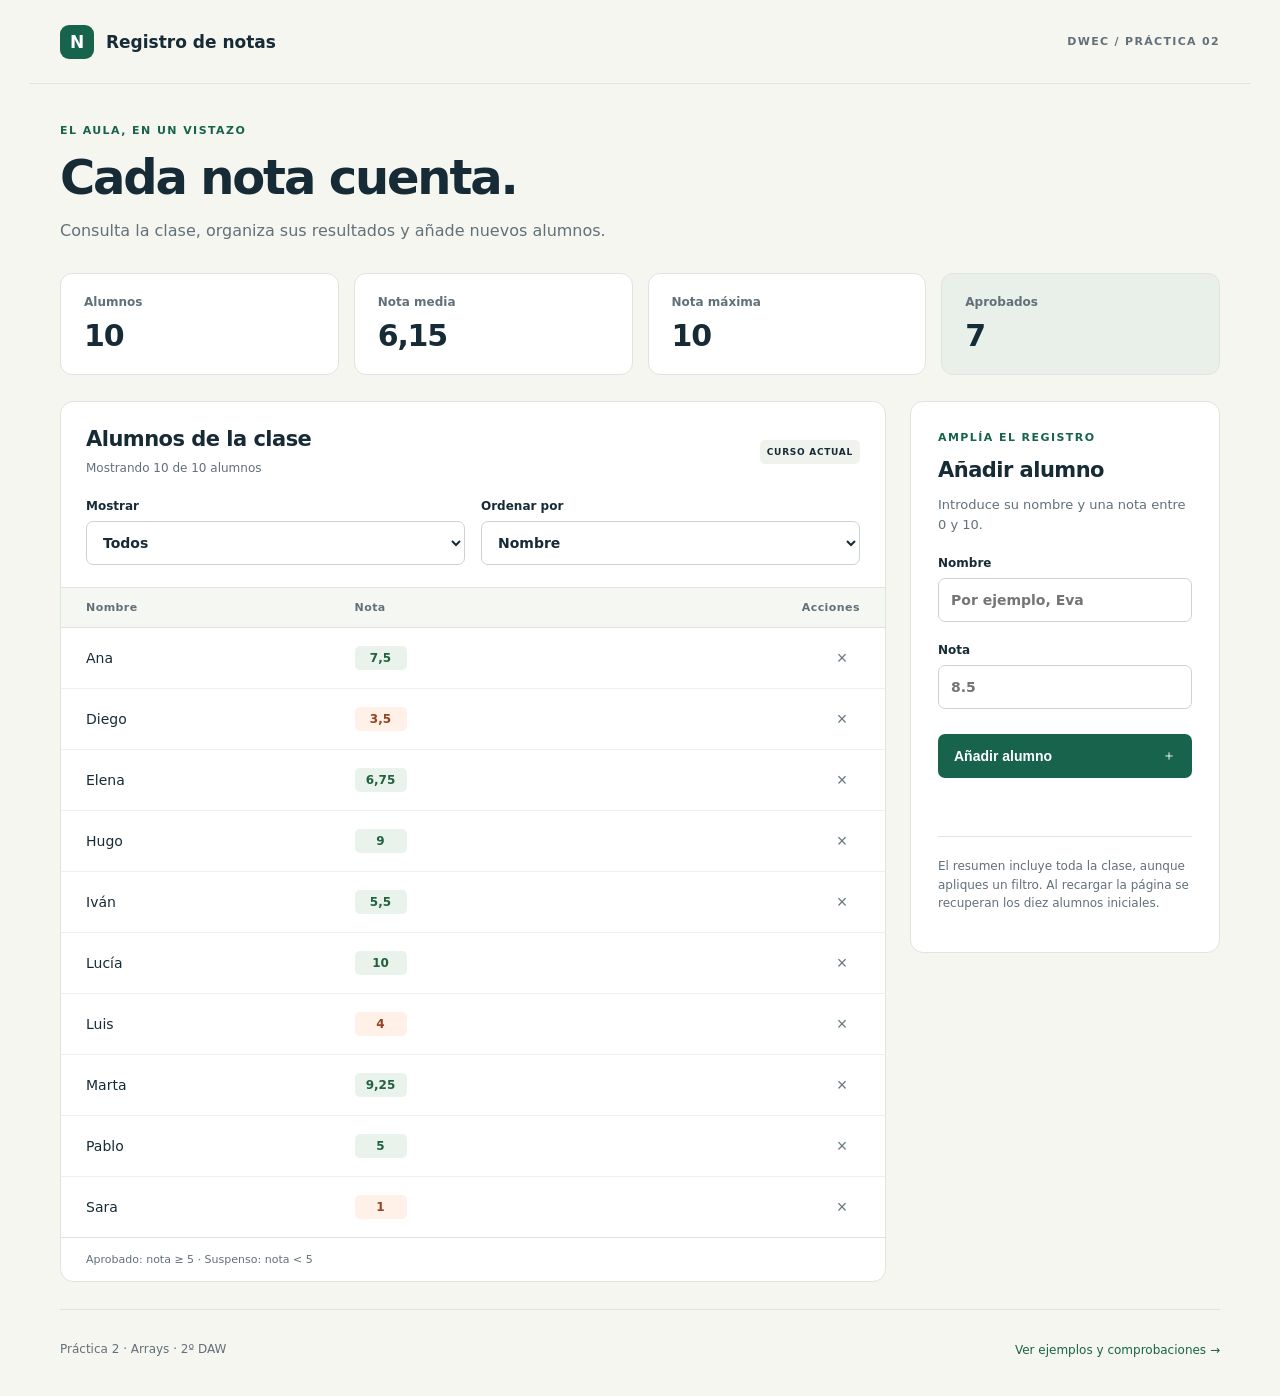
<file: index.html>
<!doctype html>
<html lang="es">
<head>
  <meta charset="utf-8"><meta name="viewport" content="width=device-width,initial-scale=1">
  <meta name="description" content="Registro de notas con arrays, filtros y estadísticas.">
  <title>Registro de notas · Práctica 2</title>
  <link rel="stylesheet" href="estilos.css">
  <script defer src="notas.js"></script><script defer src="app.js"></script>
</head>
<body>
<header class="cabecera"><a class="marca" href="index.html"><span aria-hidden="true">N</span> Registro de notas</a><p>DWEC / PRÁCTICA 02</p></header>
<main>
  <div class="intro"><p class="etiqueta">EL AULA, EN UN VISTAZO</p><h1>Cada nota cuenta.</h1><p>Consulta la clase, organiza sus resultados y añade nuevos alumnos.</p></div>
  <section class="resumen" aria-labelledby="titulo-resumen"><h2 id="titulo-resumen" class="solo-lector">Resumen de toda la clase</h2><div id="resumen" class="metricas" aria-live="polite"></div></section>
  <div class="distribucion">
    <section class="panel listado" aria-labelledby="titulo-lista">
      <div class="titulo-panel"><div><h2 id="titulo-lista">Alumnos de la clase</h2><p id="cantidad-visible" aria-live="polite"></p></div><span class="insignia">CURSO ACTUAL</span></div>
      <div class="controles"><label for="filtro">Mostrar<select id="filtro"><option value="todos">Todos</option><option value="aprobados">Aprobados</option><option value="suspensos">Suspensos</option></select></label><label for="orden">Ordenar por<select id="orden"><option value="nombre">Nombre</option><option value="nota-desc">Nota más alta primero</option><option value="nota-asc">Nota más baja primero</option></select></label></div>
      <div class="tabla-contenedor"><table><caption class="solo-lector">Alumnos según el filtro y orden seleccionados</caption><thead><tr><th scope="col">Nombre</th><th scope="col">Nota</th><th scope="col" class="acciones">Acciones</th></tr></thead><tbody id="filas-alumnos"></tbody></table></div>
      <p class="pie-tabla">Aprobado: nota ≥ 5 · Suspenso: nota &lt; 5</p>
    </section>
    <aside class="panel alta" aria-labelledby="titulo-alta"><p class="etiqueta">AMPLÍA EL REGISTRO</p><h2 id="titulo-alta">Añadir alumno</h2><p>Introduce su nombre y una nota entre 0 y 10.</p><form id="formulario-alumno" novalidate><label for="nombre">Nombre<input id="nombre" name="nombre" type="text" placeholder="Por ejemplo, Eva" autocomplete="off" required></label><label for="nota">Nota<input id="nota" name="nota" type="number" min="0" max="10" step="any" placeholder="8.5" required></label><button class="principal" type="submit">Añadir alumno <span aria-hidden="true">＋</span></button></form><p id="mensaje" role="status" aria-live="polite"></p><p class="ayuda">El resumen incluye toda la clase, aunque apliques un filtro. Al recargar la página se recuperan los diez alumnos iniciales.</p></aside>
  </div>
  <footer><p>Práctica 2 · Arrays · 2º DAW</p><a href="evidencias.html">Ver ejemplos y comprobaciones →</a></footer>
</main>
</body></html>
</file>
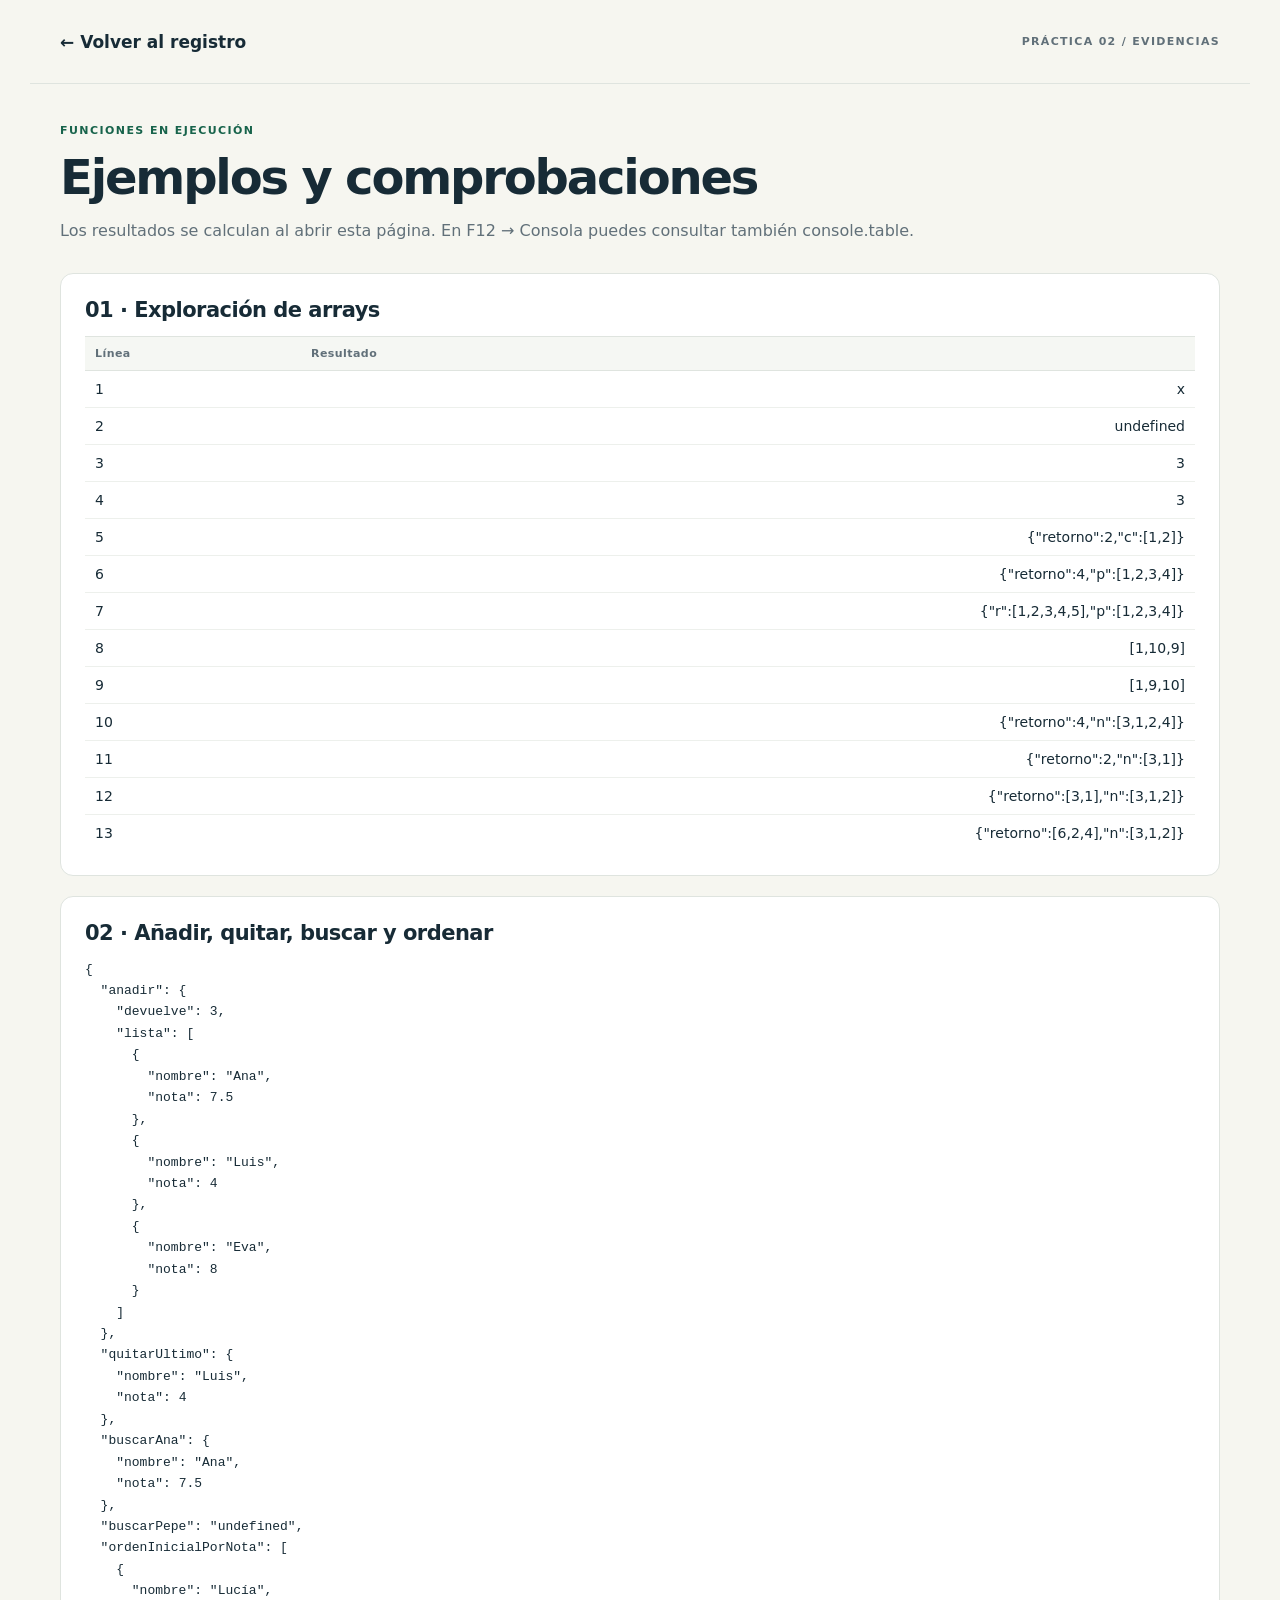
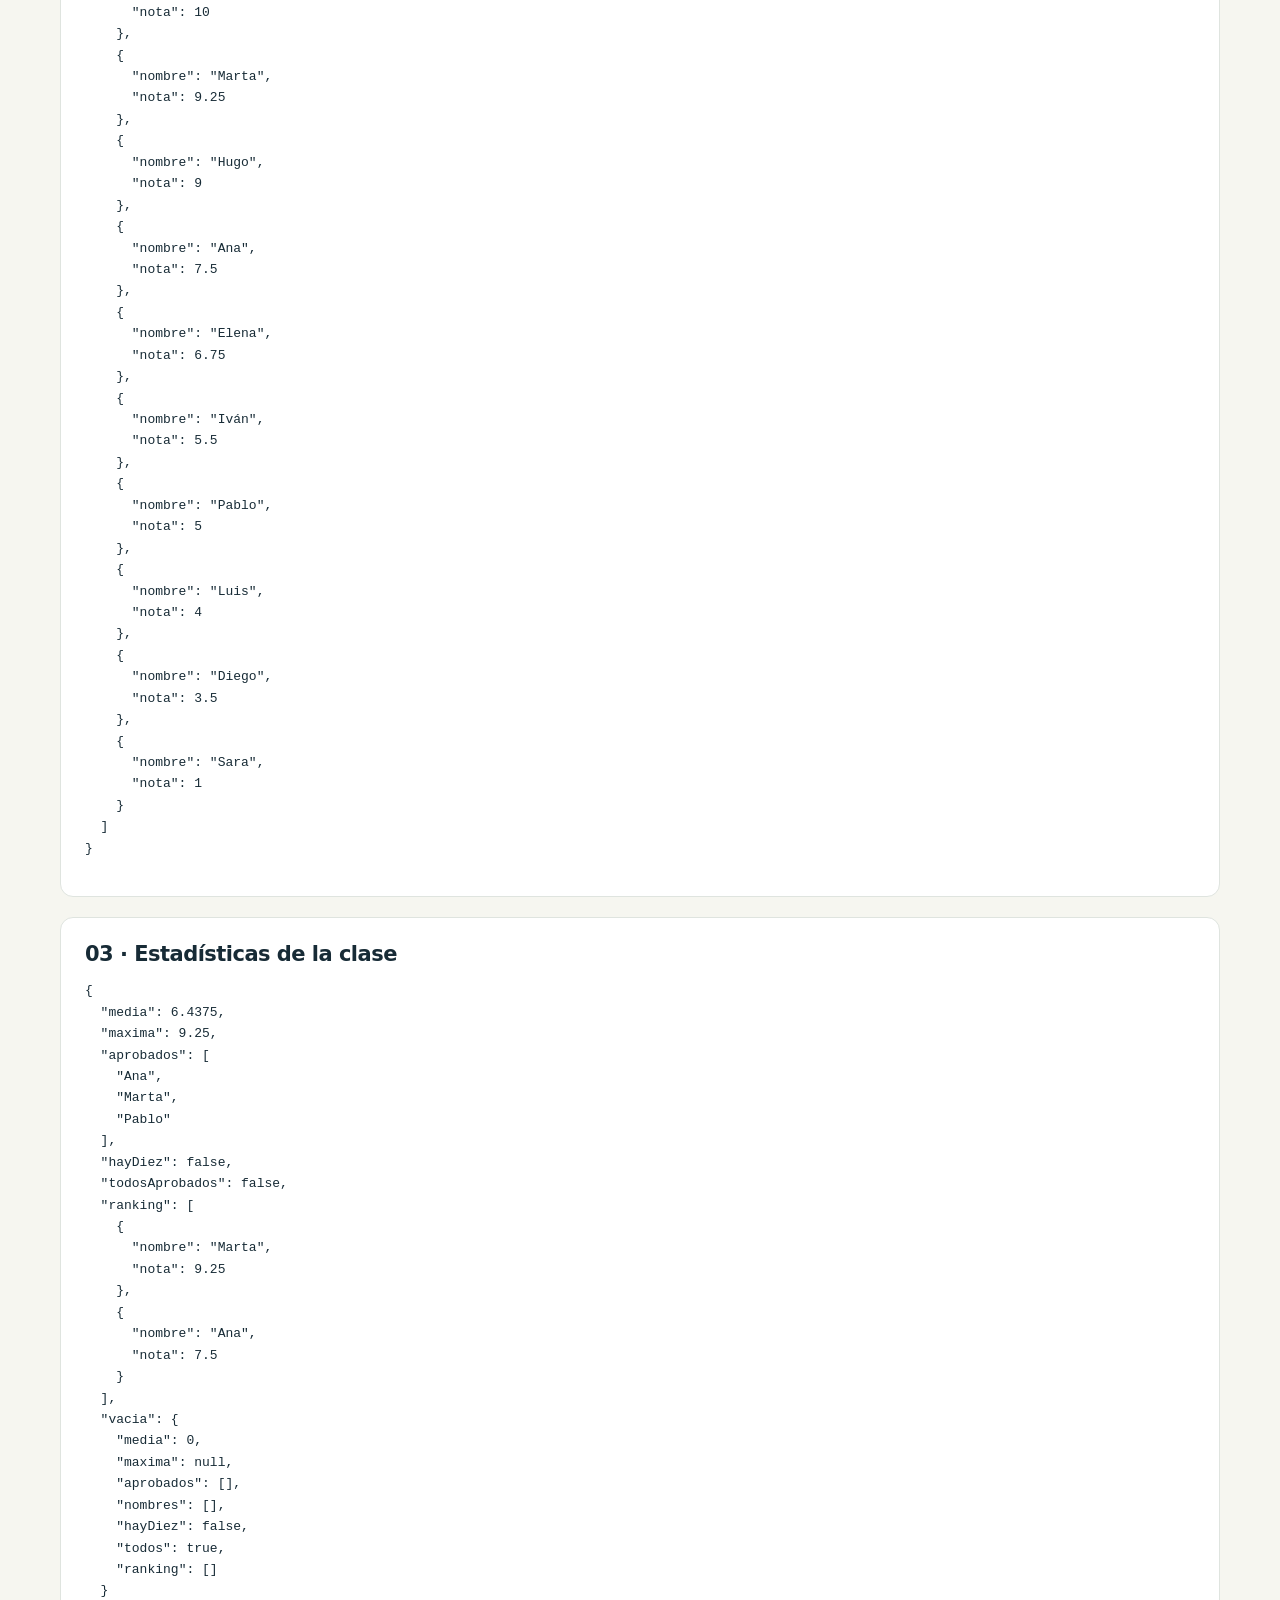
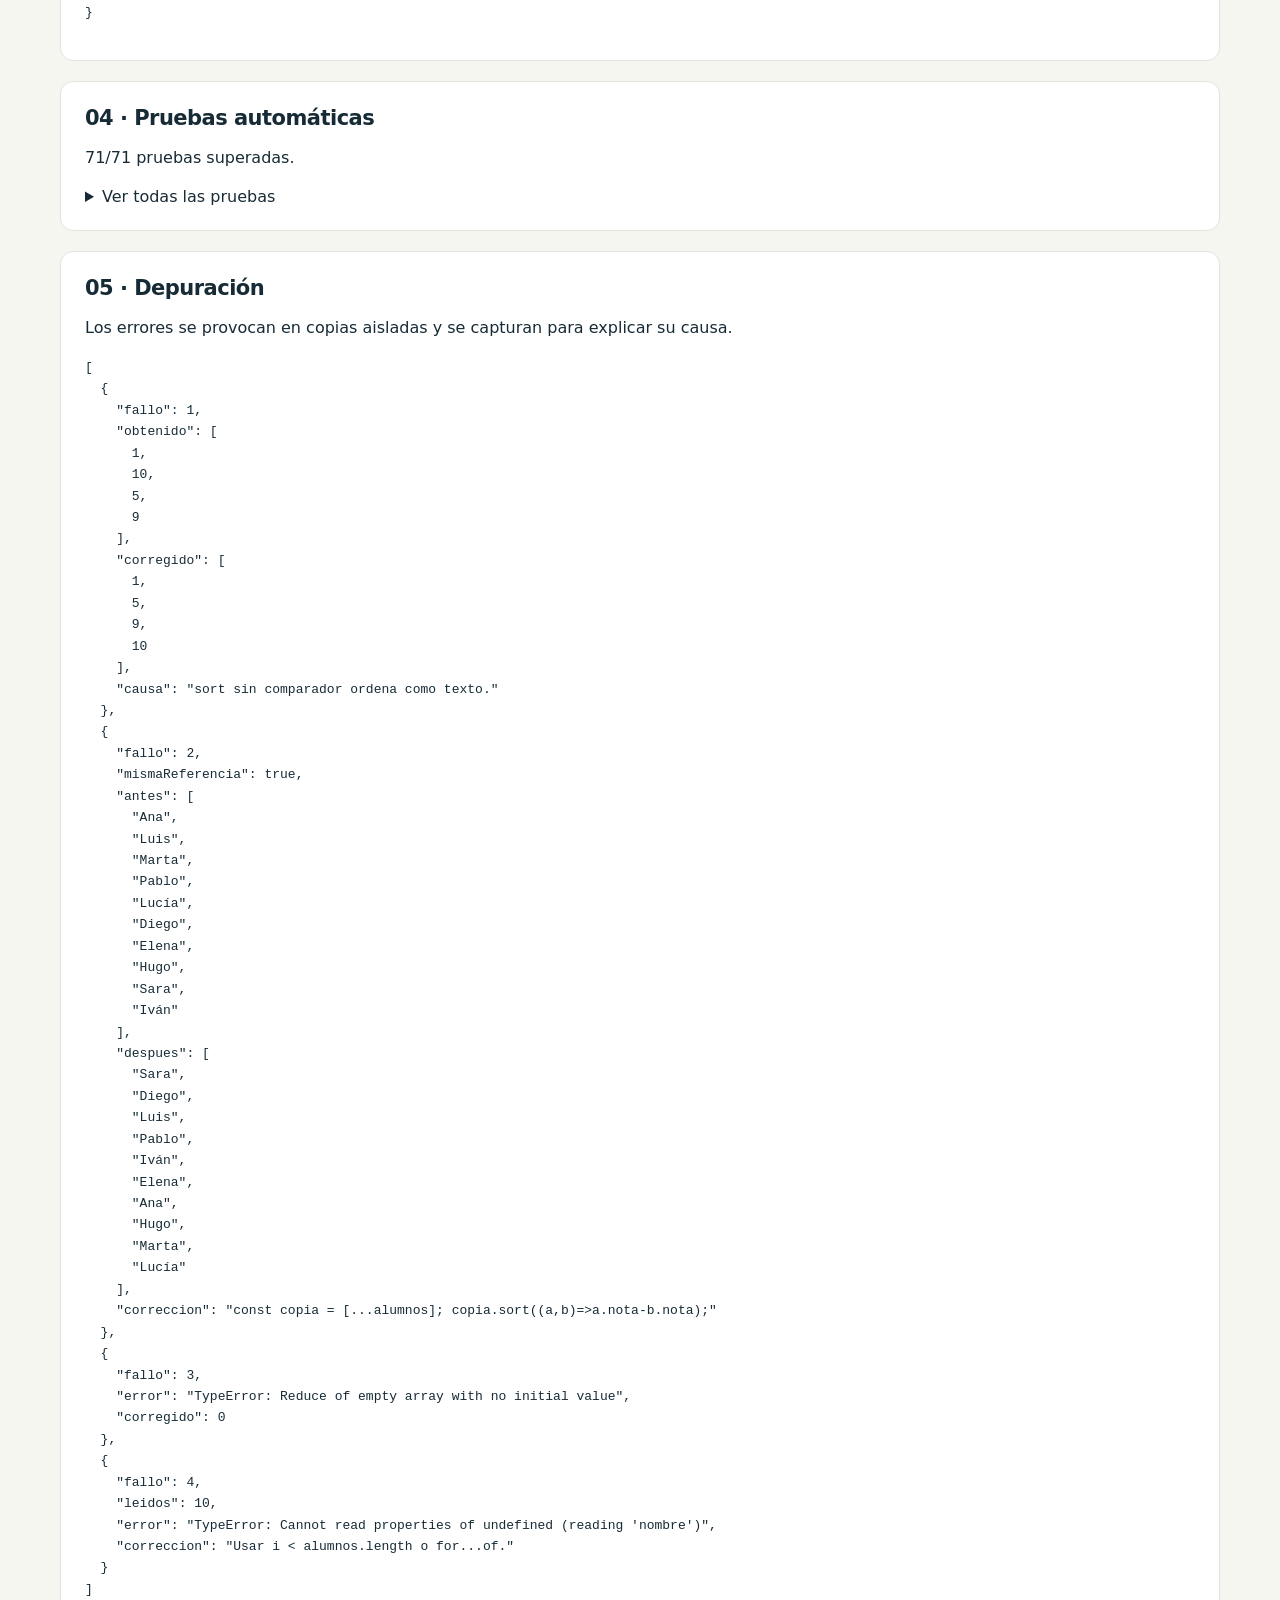
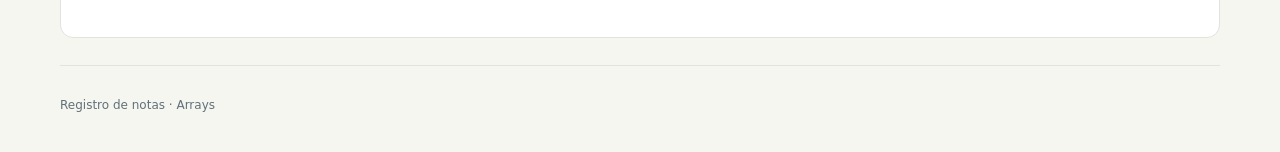
<file: evidencias.html>
<!doctype html><html lang="es"><head><meta charset="utf-8"><meta name="viewport" content="width=device-width,initial-scale=1"><title>Ejemplos y comprobaciones · Arrays</title><link rel="stylesheet" href="estilos.css"><script defer src="notas.js"></script><script defer src="exploracion.js"></script><script defer src="depuracion.js"></script><script defer src="pruebas.js"></script><script defer src="evidencias.js"></script></head><body><header class="cabecera"><a class="marca" href="index.html">← Volver al registro</a><p>PRÁCTICA 02 / EVIDENCIAS</p></header><main><div class="intro"><p class="etiqueta">FUNCIONES EN EJECUCIÓN</p><h1>Ejemplos y comprobaciones</h1><p>Los resultados se calculan al abrir esta página. En F12 → Consola puedes consultar también console.table.</p></div><section class="panel evidencia"><h2>01 · Exploración de arrays</h2><div class="tabla-contenedor"><table><thead><tr><th>Línea</th><th>Resultado</th></tr></thead><tbody id="exploracion"></tbody></table></div></section><section class="panel evidencia"><h2>02 · Añadir, quitar, buscar y ordenar</h2><pre id="gestion"></pre></section><section class="panel evidencia"><h2>03 · Estadísticas de la clase</h2><pre id="estadisticas"></pre></section><section class="panel evidencia"><h2>04 · Pruebas automáticas</h2><p id="resultado-pruebas" role="status"></p><details><summary>Ver todas las pruebas</summary><ul id="pruebas"></ul></details></section><section class="panel evidencia"><h2>05 · Depuración</h2><p>Los errores se provocan en copias aisladas y se capturan para explicar su causa.</p><pre id="depuracion"></pre></section><footer><p>Registro de notas · Arrays</p></footer></main></body></html>
</file>
<file: estilos.css>
:root{color-scheme:light;--tinta:#172b36;--muted:#617079;--verde:#17634b;--linea:#dfe4df;--papel:#f6f6f0;font-family:Inter,system-ui,-apple-system,BlinkMacSystemFont,"Segoe UI",sans-serif;color:var(--tinta);background:var(--papel);font-synthesis:none}*{box-sizing:border-box}body{margin:0}a{color:var(--verde)}.cabecera{height:84px;max-width:1220px;margin:auto;padding:0 30px;display:flex;align-items:center;justify-content:space-between;border-bottom:1px solid var(--linea)}.marca{font-size:17px;font-weight:750;text-decoration:none;color:var(--tinta);display:flex;align-items:center;gap:12px}.marca span{display:grid;place-items:center;width:34px;height:34px;border-radius:9px;background:var(--verde);color:white}.cabecera p{font-size:11px;font-weight:700;letter-spacing:.12em;color:var(--muted)}main{max-width:1220px;margin:auto;padding:38px 30px 0}.intro{margin-bottom:29px}.etiqueta{font-size:11px;letter-spacing:.13em;font-weight:750;color:var(--verde);margin:0 0 12px}h1{font-size:clamp(32px,5vw,48px);letter-spacing:-.045em;line-height:1.12;margin:0 0 14px}p{line-height:1.55}.intro>p:last-child{font-size:16px;color:var(--muted);margin:0}.metricas{display:grid;grid-template-columns:repeat(4,1fr);gap:15px;margin-bottom:26px}.metrica{background:#fff;border:1px solid var(--linea);border-radius:12px;padding:21px 23px}.metrica dt{font-size:12px;color:var(--muted);font-weight:650}.metrica dd{font-size:30px;letter-spacing:-.04em;font-weight:750;margin:9px 0 0}.metrica:last-child{background:#e8f0e9}.distribucion{display:grid;grid-template-columns:minmax(0,1fr) 310px;gap:24px;align-items:start}.panel{background:white;border:1px solid var(--linea);border-radius:13px;overflow:hidden}.titulo-panel{display:flex;justify-content:space-between;align-items:center;padding:25px 25px 0;gap:12px}h2{font-size:21px;letter-spacing:-.025em;margin:0}.titulo-panel p{font-size:12px;color:var(--muted);margin:8px 0 0}.insignia{font-size:9px;letter-spacing:.08em;font-weight:700;white-space:nowrap;border-radius:5px;background:#f0f2ed;padding:7px}.controles{display:flex;gap:16px;padding:22px 25px}.controles label{flex:1;min-width:0}label{font-size:12px;font-weight:650;display:block}input,select{font:inherit;font-size:14px;color:inherit;background:#fff;border:1px solid #cbd3ce;border-radius:7px;padding:11px 12px;width:100%;display:block;margin-top:8px;min-height:44px}.tabla-contenedor{overflow-x:auto}table{border-collapse:collapse;width:100%;text-align:left;font-size:14px}th{font-size:11px;letter-spacing:.04em;font-weight:650;background:#f5f7f3;color:var(--muted);padding:13px 25px;border-block:1px solid var(--linea)}td{padding:12px 25px;border-bottom:1px solid #edf0ec}tbody tr:last-child td{border-bottom:0}tbody tr:hover{background:#fafbf8}.acciones,td:last-child{text-align:right}.nota{display:inline-block;font-size:12px;font-weight:700;border-radius:5px;padding:5px 9px;min-width:52px;text-align:center}.aprobada{background:#e9f3eb;color:#21613d}.suspensa{background:#fff0e8;color:#964323}.borrar{color:#687980;border:1px solid transparent;background:none;border-radius:5px;font-size:18px;cursor:pointer;min-height:36px;min-width:36px}.borrar:hover{background:#fff0e8;color:#964323}.pie-tabla{padding:13px 25px;margin:0;border-top:1px solid var(--linea);font-size:11px;color:var(--muted)}.alta{padding:27px}.alta>p:not(.etiqueta){font-size:13px;color:var(--muted)}.alta label{margin-top:21px}.principal{display:flex;align-items:center;justify-content:space-between;gap:15px;background:var(--verde);color:#fff;padding:13px 16px;border:0;border-radius:7px;font-size:14px;font-weight:650;width:100%;margin-top:25px;cursor:pointer}.principal:hover{background:#104b39}.ayuda{margin-top:25px!important;border-top:1px solid var(--linea);padding-top:20px;font-size:12px!important}#mensaje{min-height:20px;color:var(--verde);font-size:13px;margin-bottom:0}#mensaje.error{color:#a23727}footer{display:flex;justify-content:space-between;gap:16px;align-items:center;margin-top:27px;border-top:1px solid var(--linea);padding:18px 0 25px;color:var(--muted);font-size:12px}footer a{text-decoration:none}.vacia{text-align:center!important;padding:38px 20px;color:var(--muted)}.solo-lector{position:absolute;width:1px;height:1px;padding:0;margin:-1px;overflow:hidden;clip:rect(0,0,0,0);white-space:nowrap;border:0}:focus-visible{outline:3px solid #d29e35;outline-offset:3px}dl{margin:0}.evidencia{margin:20px 0;padding:24px}.evidencia h2{margin-bottom:14px}pre{font:13px/1.65 ui-monospace,monospace;white-space:pre-wrap;overflow-wrap:anywhere}.evidencia table{min-width:500px}.evidencia td{padding:10px}.evidencia th{padding:10px}@media(max-width:850px){.distribucion{grid-template-columns:1fr}.alta{max-width:none}.alta form{display:grid;grid-template-columns:1fr 130px 180px;gap:15px;align-items:end}.alta label{margin:0}.alta .principal{margin:0}.alta>p.ayuda{margin-bottom:0}}@media(max-width:540px){main{padding:28px 16px 0}.cabecera{padding:0 16px;height:70px}.cabecera>p{display:none}.metricas{grid-template-columns:1fr 1fr;gap:10px}.metrica{padding:16px}.metrica dd{font-size:27px}.titulo-panel{padding:20px 16px 0}.insignia{display:none}.controles{padding:20px 16px;gap:10px}th,td{padding:12px 16px}.alta{padding:22px}.alta form{display:block}.alta label{margin-top:18px}.alta .principal{margin-top:22px}footer{align-items:start;flex-direction:column;gap:0}.evidencia{padding:16px}}
</file>
